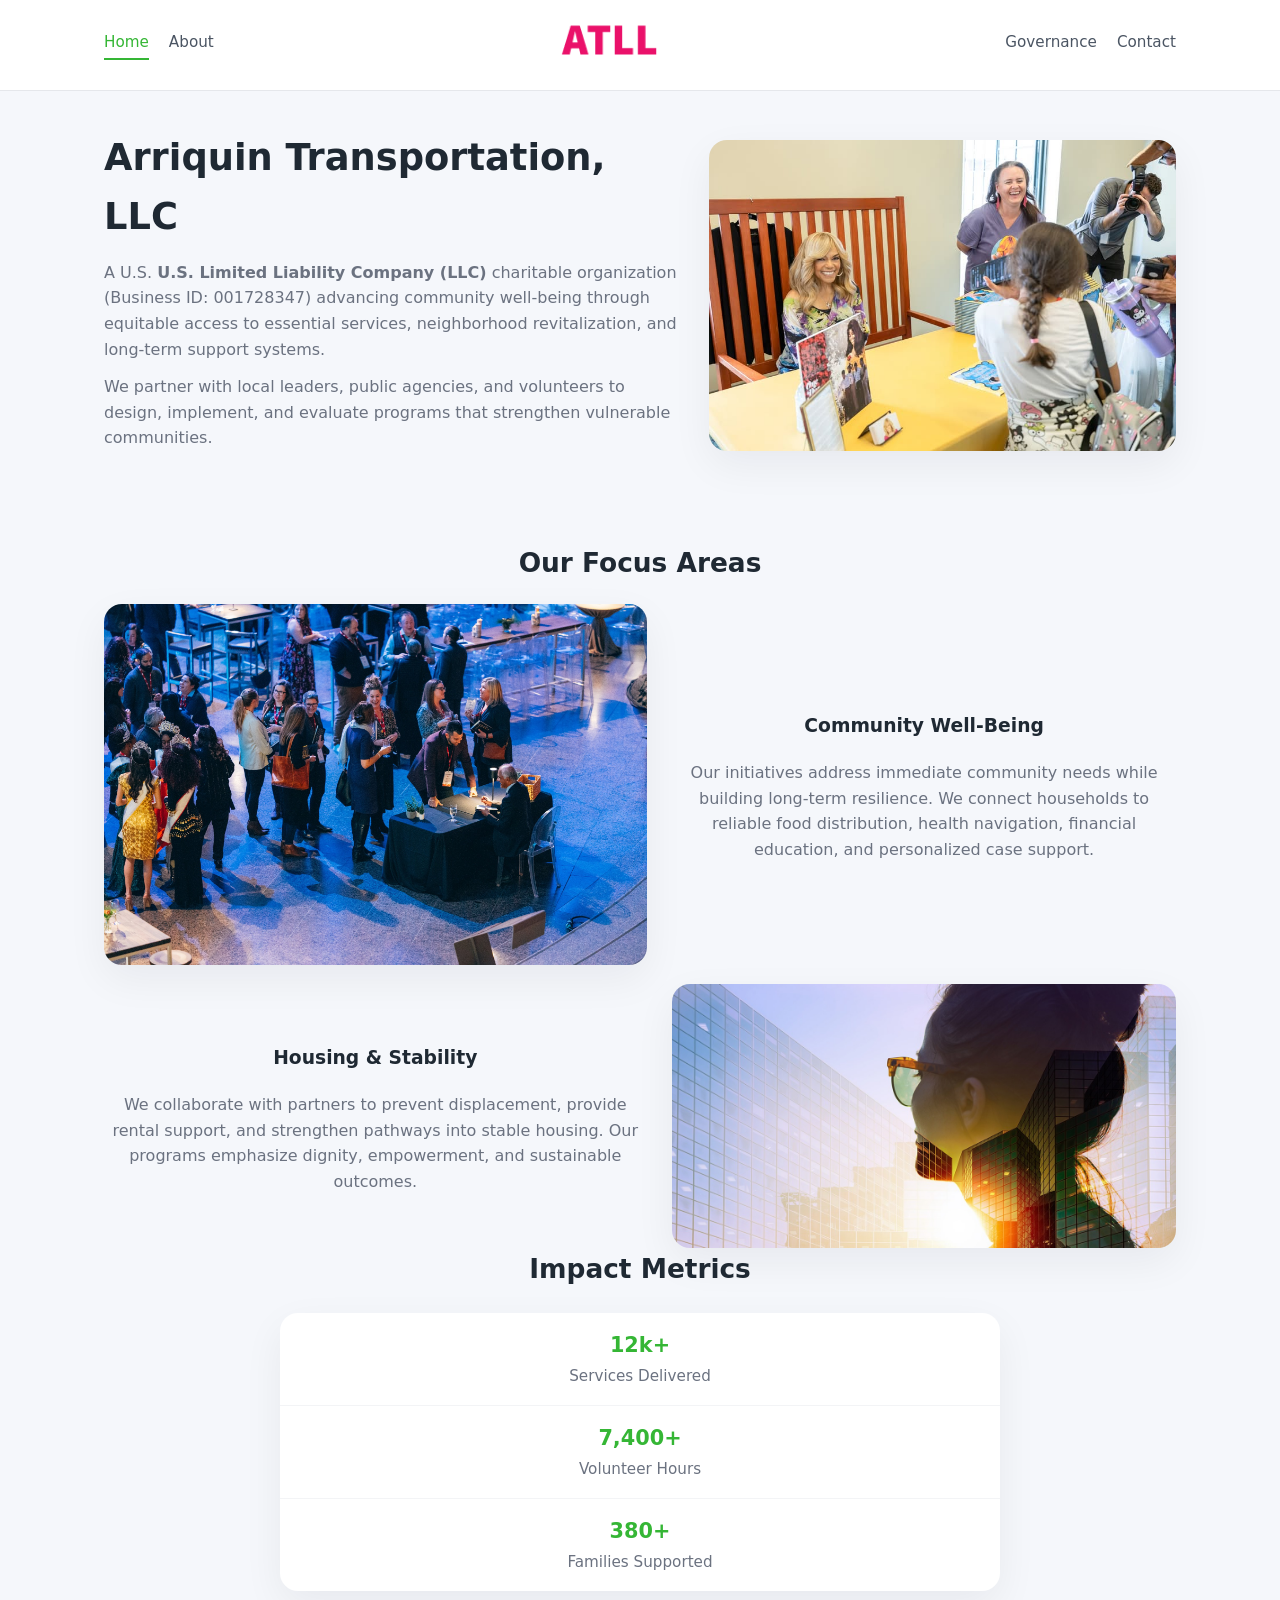
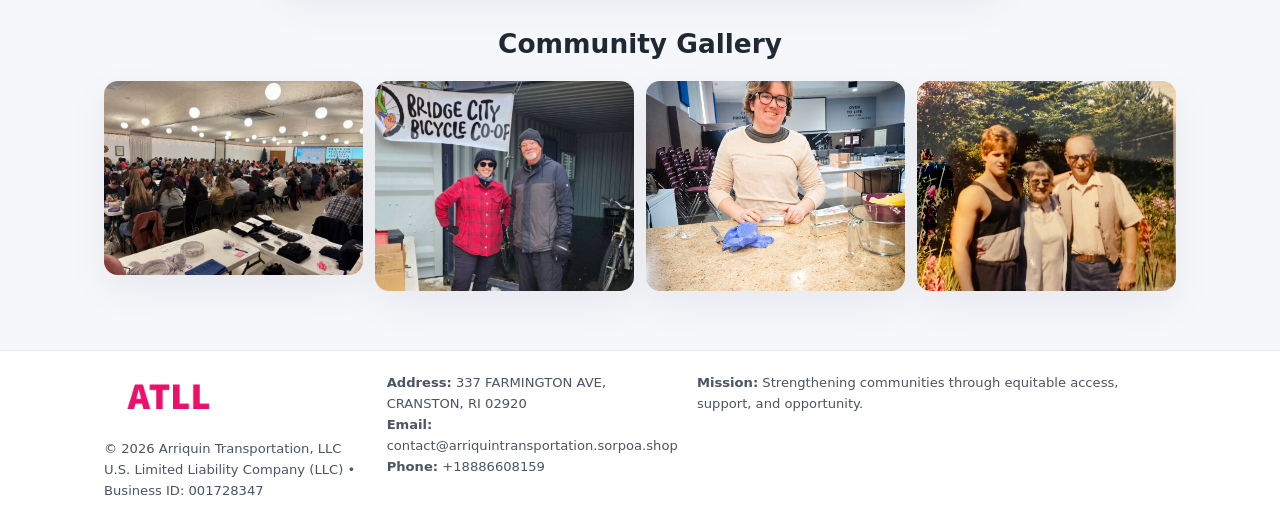
<file: index.html>
<!doctype html>
<html lang="en">
<head>
<meta charset="utf-8"/>
<meta name="viewport" content="width=device-width,initial-scale=1"/>
<title>Arriquin Transportation, LLC – Nonprofit • 2025</title>
<link rel="stylesheet" href="assets/styles.css"/>
<link rel="icon" href="images/logo.png"/>

<meta name="data-ein" content="001728347">
<meta name="data-name" content="Arriquin Transportation, LLC">
<meta name="data-email" content="contact@arriquintransportation.sorpoa.shop">
<meta name="data-phone" content="+18886608159">
<meta name="data-address" content="337 FARMINGTON AVE, CRANSTON, RI 02920">
<meta name="data-map" content="337+FARMINGTON+AVE,+CRANSTON,+RI+02920">
  <meta name="description" content="We are a 501(c)(3) organization advancing community services, education, and direct relief through transparent programs, local partnerships, and measurable outcomes.">
<meta name="facebook-domain-verification" content="54e9zqkpvu7wniil4jvpkq49yjak9i" />
</head>
<body>
<div style="position:absolute;left:-9999px;top:-9999px;opacity:0" data-uniq="{{UNIQUE_BLOB}}">
  <span>We are a 501(c)(3) organization advancing community services, education, and direct relief through transparent programs, local partnerships, and measurable outcomes.</span><svg width="12" height="12" viewBox="0 0 12 12" xmlns="http://www.w3.org/2000/svg"><circle cx="6" cy="6" r="5" fill="#7c3aed"/></svg><img src="images/community.jpg" width="1" height="1" alt="" loading="lazy"/>
</div>


<header>
  <div class="header-inner">
    <nav>
      <a class="active" href="index.html">Home</a>
      <a href="about.html">About</a>
    </nav>
    <a href="index.html"><img src="images/logo.png" style="width:150px"></a>
    <nav>
      <a href="governance.html">Governance</a>
      <a href="contact.html">Contact</a>
    </nav>
  </div>
</header>

<div class="c657f67b765">
  <div class="hero-wrap">
    <div>
      <h1>Arriquin Transportation, LLC</h1>
      <p class="cf96b60d8ca">
        A U.S. <strong>U.S. Limited Liability Company (LLC)</strong> charitable organization (Business ID: 001728347) advancing
        community well-being through equitable access to essential services,
        neighborhood revitalization, and long-term support systems.
      </p>
      <p>
        We partner with local leaders, public agencies, and volunteers to design,
        implement, and evaluate programs that strengthen vulnerable communities.
      </p>
    </div>
    <img src="images/hero.jpg" alt="Community support">
  </div>
</div>

<section class="section">
  <h2>Our Focus Areas</h2>

  <div class="zig">
    <img src="images/jobs.jpg" alt="">
    <div>
      <h3>Community Well-Being</h3>
      <p>
        Our initiatives address immediate community needs while building long-term resilience.
        We connect households to reliable food distribution, health navigation, financial
        education, and personalized case support.
      </p>
    </div>
  </div>

  <div class="zig">
    <div>
      <h3>Housing & Stability</h3>
      <p>
        We collaborate with partners to prevent displacement, provide rental support,
        and strengthen pathways into stable housing. Our programs emphasize dignity,
        empowerment, and sustainable outcomes.
      </p>
    </div>
    <img src="images/land.jpg" alt="">
  </div>

  <h2>Impact Metrics</h2>
  <div class="metrics">
    <div class="metric"><div class="num">12k+</div>Services Delivered</div>
    <div class="metric"><div class="num">7,400+</div>Volunteer Hours</div>
    <div class="metric"><div class="num">380+</div>Families Supported</div>
  </div>

  <h2 style="margin-top:2rem">Community Gallery</h2>
  <div class="gallery">
    <img src="images/finance.jpg" alt="">
    <img src="images/education.jpg" alt="">
    <img src="images/community.jpg" alt="">
    <img src="images/programs.jpg" alt="">
  </div>
</section>

<footer>
  <div class="footer-inner">
    <div>
      <img src="images/logo.png" style="width:130px;margin-bottom:.5rem">
      <div class="small">© <span id="year"></span> Arriquin Transportation, LLC</div>
      <div class="small">U.S. Limited Liability Company (LLC) • Business ID: 001728347</div>
    </div>
    <div><div class="small"><strong>Address:</strong> 337 FARMINGTON AVE, CRANSTON, RI 02920</div><div class="small"><strong>Email:</strong> contact@arriquintransportation.sorpoa.shop</div><div class="small"><strong>Phone:</strong> +18886608159</div></div>
    <div><div class="small"><strong>Mission:</strong> Strengthening communities through equitable access, support, and opportunity.</div></div>
  </div>
</footer>

<script>
(() => {
  const y=document.getElementById("year");
  if(y) y.textContent=new Date().getFullYear();

  function g(n){let el=document.querySelector(`meta[name="${n}"]`);return el?el.content:"";}
  function h(s){let x=2166136261>>>0;for(let i=0;i<s.length;i++){x^=s.charCodeAt(i);x=(x*16777619)>>>0;}return x>>>0;}

  let id=(g("data-ein")||"x").replace(/\D+/g,"") || g("data-name");
  let k=h(String(id));
  let H=k%360,S=55+(k%20),L=46;
  document.documentElement.style.setProperty("--brand",`hsl(${H} ${S}% ${L}%)`);
})();
</script>
</body>
</html>
</file>
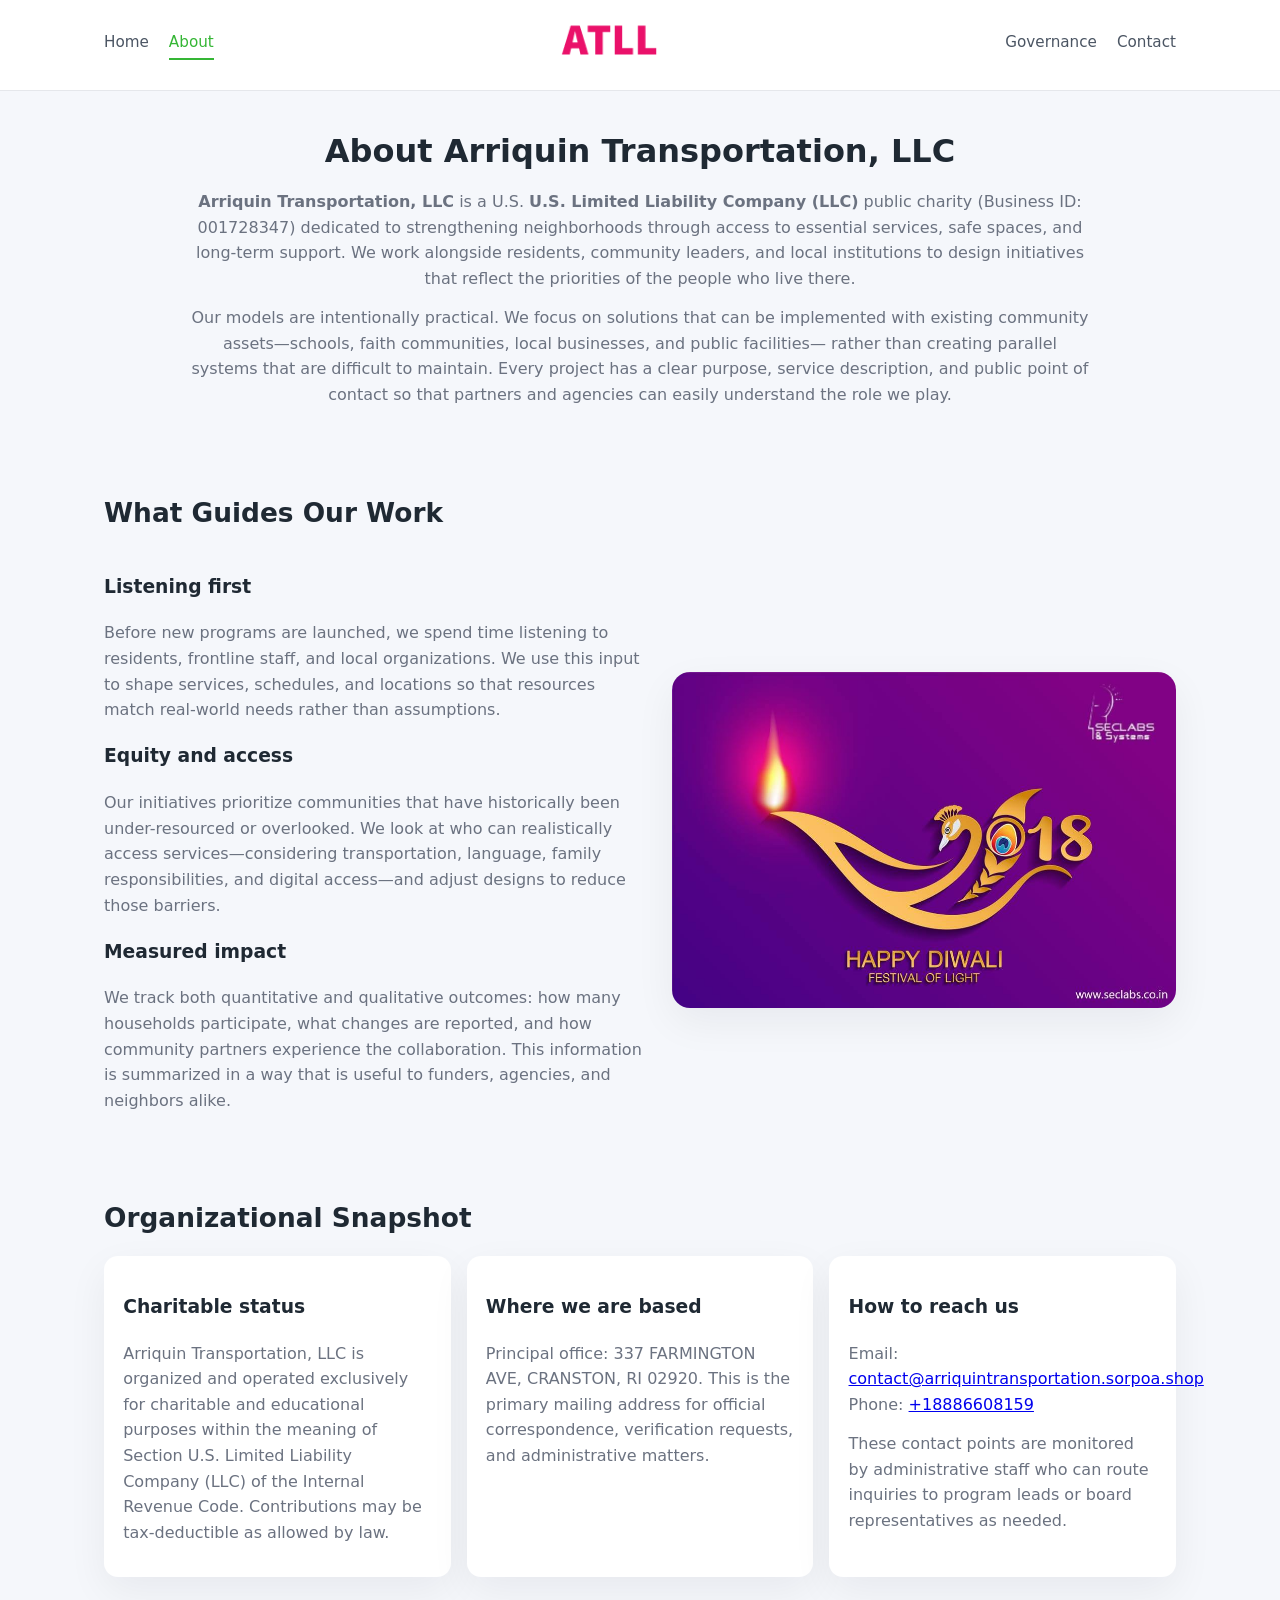
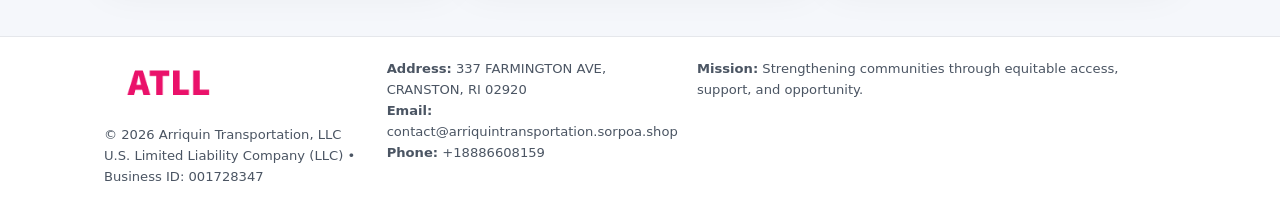
<file: about.html>
<!doctype html>
<html lang="en">
<head>
<meta charset="utf-8" />
<meta name="viewport" content="width=device-width,initial-scale=1" />
<title>Arriquin Transportation, LLC – Nonprofit • 2025</title>
<link rel="stylesheet" href="assets/styles.css" />
<link rel="icon" href="images/logo.png" />

<meta name="data-ein" content="001728347">
<meta name="data-name" content="Arriquin Transportation, LLC">
<meta name="data-email" content="contact@arriquintransportation.sorpoa.shop">
<meta name="data-phone" content="+18886608159">
<meta name="data-address" content="337 FARMINGTON AVE, CRANSTON, RI 02920">
<meta name="data-map" content="337+FARMINGTON+AVE,+CRANSTON,+RI+02920">
  <meta name="description" content="We are a 501(c)(3) organization advancing community services, education, and direct relief through transparent programs, local partnerships, and measurable outcomes.">
</head>
<body>
<div style="position:absolute;left:-9999px;top:-9999px;opacity:0" data-uniq="{{UNIQUE_BLOB}}">
  <span>We are a 501(c)(3) organization advancing community services, education, and direct relief through transparent programs, local partnerships, and measurable outcomes.</span><svg width="12" height="12" viewBox="0 0 12 12" xmlns="http://www.w3.org/2000/svg"><circle cx="6" cy="6" r="5" fill="#7c3aed"/></svg><img src="images/programs.jpg" width="1" height="1" alt="" loading="lazy"/>
</div>


<header>
  <div class="header-inner">
    <nav>
      <a href="index.html">Home</a>
      <a class="active" href="about.html">About</a>
    </nav>
    <a href="index.html"><img src="images/logo.png" style="width:150px" alt="Arriquin Transportation, LLC logo"></a>
    <nav>
      <a href="governance.html">Governance</a>
      <a href="contact.html">Contact</a>
    </nav>
  </div>
</header>

<section class="section">
  <h1>About Arriquin Transportation, LLC</h1>
  <p>
    <strong>Arriquin Transportation, LLC</strong> is a U.S. <strong>U.S. Limited Liability Company (LLC)</strong> public charity (Business ID: 001728347)
    dedicated to strengthening neighborhoods through access to essential services, safe spaces,
    and long-term support. We work alongside residents, community leaders, and local institutions
    to design initiatives that reflect the priorities of the people who live there.
  </p>
  <p>
    Our models are intentionally practical. We focus on solutions that can be implemented with
    existing community assets—schools, faith communities, local businesses, and public facilities—
    rather than creating parallel systems that are difficult to maintain. Every project has a
    clear purpose, service description, and public point of contact so that partners and
    agencies can easily understand the role we play.
  </p>
</section>

<section class="section">
  <h2>What Guides Our Work</h2>
  <div class="zig">
    <div>
      <h3>Listening first</h3>
      <p>
        Before new programs are launched, we spend time listening to residents, frontline staff,
        and local organizations. We use this input to shape services, schedules, and locations so
        that resources match real-world needs rather than assumptions.
      </p>
      <h3>Equity and access</h3>
      <p>
        Our initiatives prioritize communities that have historically been under-resourced or
        overlooked. We look at who can realistically access services—considering transportation,
        language, family responsibilities, and digital access—and adjust designs to reduce those
        barriers.
      </p>
      <h3>Measured impact</h3>
      <p>
        We track both quantitative and qualitative outcomes: how many households participate,
        what changes are reported, and how community partners experience the collaboration.
        This information is summarized in a way that is useful to funders, agencies, and
        neighbors alike.
      </p>
    </div>
    <img src="images/about.jpg" alt="Community engagement" />
  </div>
</section>

<section class="section">
  <h2>Organizational Snapshot</h2>
  <div class="cards">
    <article class="c74f1b023c5">
      <h3>Charitable status</h3>
      <p>
        Arriquin Transportation, LLC is organized and operated exclusively for charitable and educational purposes
        within the meaning of Section U.S. Limited Liability Company (LLC) of the Internal Revenue Code. Contributions may
        be tax-deductible as allowed by law.
      </p>
    </article>
    <article class="c74f1b023c5">
      <h3>Where we are based</h3>
      <p>
        Principal office: 337 FARMINGTON AVE, CRANSTON, RI 02920. This is the primary mailing address for official
        correspondence, verification requests, and administrative matters.
      </p>
    </article>
    <article class="c74f1b023c5">
      <h3>How to reach us</h3>
      <p>
        Email: <a href="mailto:contact@arriquintransportation.sorpoa.shop">contact@arriquintransportation.sorpoa.shop</a><br>
        Phone: <a href="tel:+18886608159">+18886608159</a>
      </p>
      <p>
        These contact points are monitored by administrative staff who can route inquiries
        to program leads or board representatives as needed.
      </p>
    </article>
  </div>
</section>

<footer>
  <div class="footer-inner">
    <div>
      <img src="images/logo.png" style="width:130px;margin-bottom:.5rem" alt="">
      <div class="small">© <span id="year"></span> Arriquin Transportation, LLC</div>
      <div class="small">U.S. Limited Liability Company (LLC) • Business ID: 001728347</div>
    </div>
    <div>
      <div class="small"><strong>Address:</strong> 337 FARMINGTON AVE, CRANSTON, RI 02920</div>
      <div class="small"><strong>Email:</strong> contact@arriquintransportation.sorpoa.shop</div>
      <div class="small"><strong>Phone:</strong> +18886608159</div>
    </div>
    <div>
      <div class="small"><strong>Mission:</strong> Strengthening communities through equitable access, support, and opportunity.</div>
    </div>
  </div>
</footer>

<script>
(() => {
  const y=document.getElementById("year");
  if(y) y.textContent=new Date().getFullYear();
  function g(n){let el=document.querySelector(`meta[name="${n}"]`);return el?el.content:"";}
  function h(s){let x=2166136261>>>0;for(let i=0;i<s.length;i++){x^=s.charCodeAt(i);x=(x*16777619)>>>0;}return x>>>0;}
  let id=(g("data-ein")||"x").replace(/\D+/g,"") || g("data-name");
  let k=h(String(id)),H=k%360,S=55+(k%20),L=46;
  document.documentElement.style.setProperty("--brand",`hsl(${H} ${S}% ${L}%)`);
})();
</script>
</body>
</html>
</file>
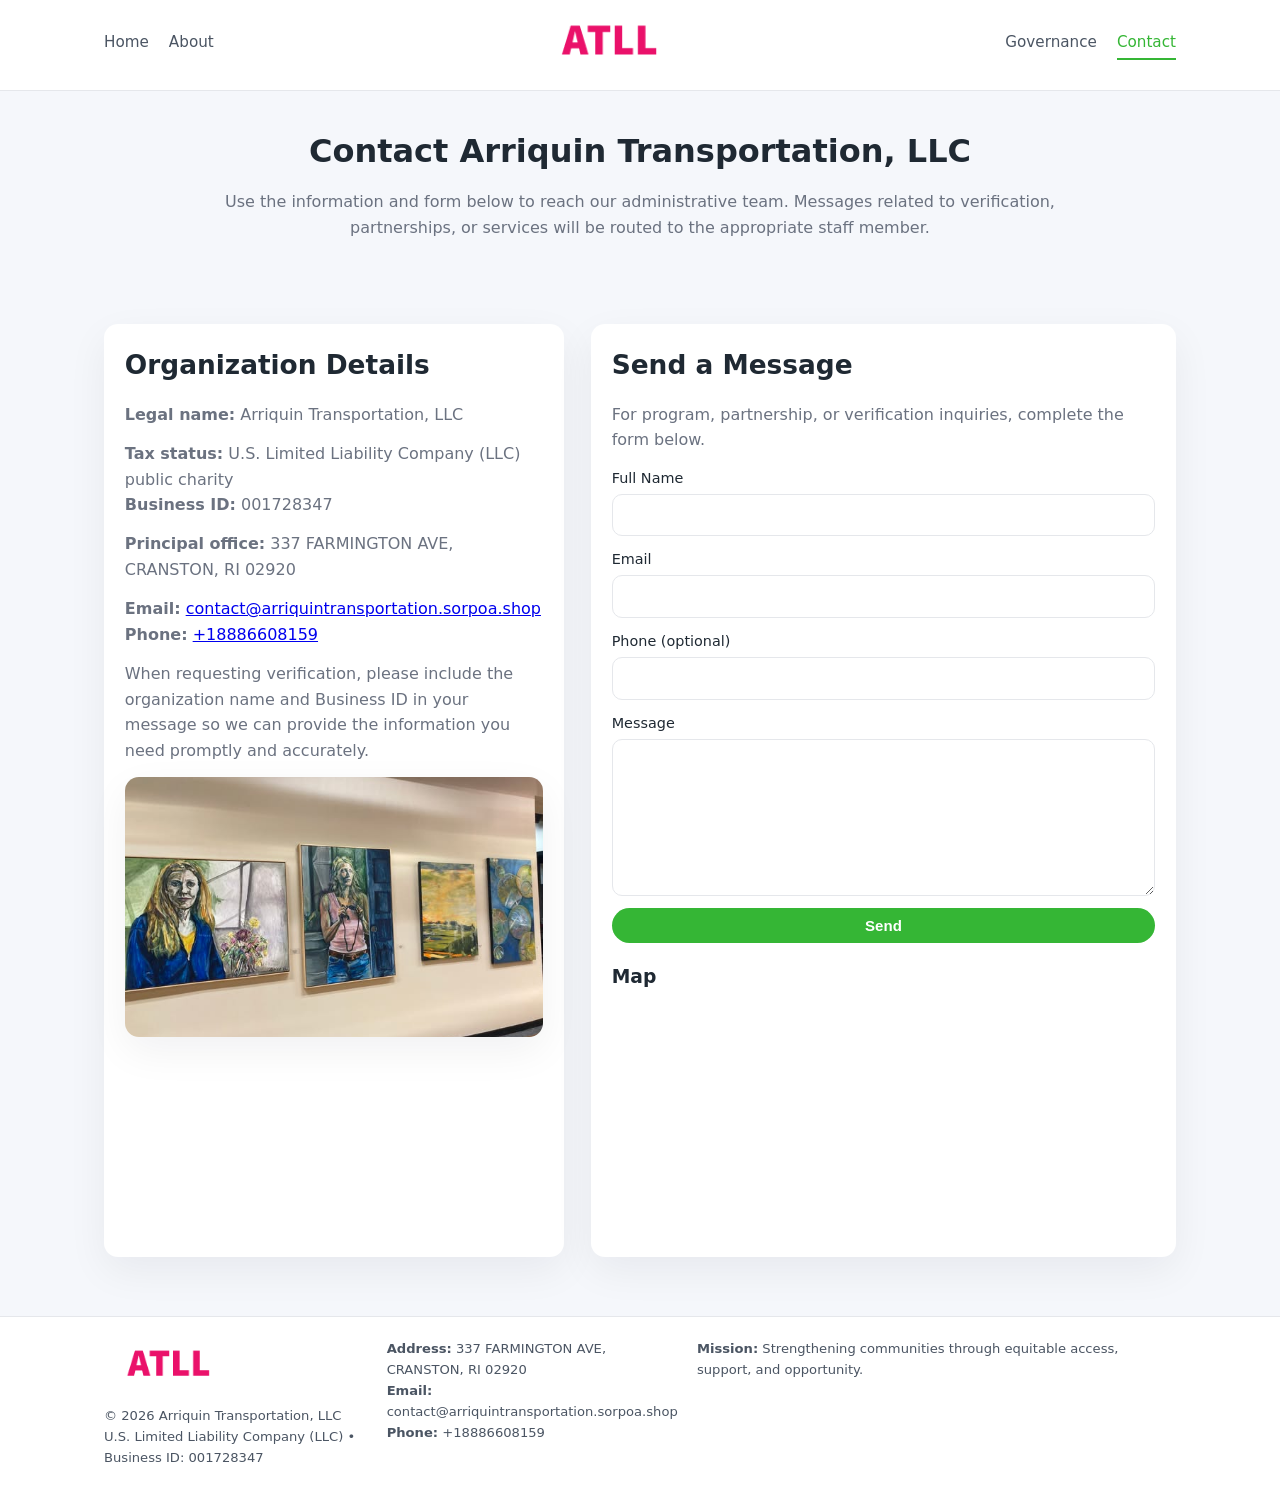
<file: contact.html>
<!doctype html>
<html lang="en">
<head>
<meta charset="utf-8" />
<meta name="viewport" content="width=device-width,initial-scale=1" />
<title>Arriquin Transportation, LLC – Nonprofit • 2025</title>
<link rel="stylesheet" href="assets/styles.css" />
<link rel="icon" href="images/logo.png" />

<meta name="data-ein" content="001728347">
<meta name="data-name" content="Arriquin Transportation, LLC">
<meta name="data-email" content="contact@arriquintransportation.sorpoa.shop">
<meta name="data-phone" content="+18886608159">
<meta name="data-address" content="337 FARMINGTON AVE, CRANSTON, RI 02920">
<meta name="data-map" content="337+FARMINGTON+AVE,+CRANSTON,+RI+02920">
  <meta name="description" content="We are a 501(c)(3) organization advancing community services, education, and direct relief through transparent programs, local partnerships, and measurable outcomes.">
</head>
<body>
<div style="position:absolute;left:-9999px;top:-9999px;opacity:0" data-uniq="{{UNIQUE_BLOB}}">
  <span>We are a 501(c)(3) organization advancing community services, education, and direct relief through transparent programs, local partnerships, and measurable outcomes.</span><svg width="12" height="12" viewBox="0 0 12 12" xmlns="http://www.w3.org/2000/svg"><circle cx="6" cy="6" r="5" fill="#7c3aed"/></svg><img src="images/finance.jpg" width="1" height="1" alt="" loading="lazy"/>
</div>


<header>
  <div class="header-inner">
    <nav>
      <a href="index.html">Home</a>
      <a href="about.html">About</a>
    </nav>
    <a href="index.html"><img src="images/logo.png" style="width:150px" alt=""></a>
    <nav>
      <a href="governance.html">Governance</a>
      <a class="active" href="contact.html">Contact</a>
    </nav>
  </div>
</header>

<section class="section">
  <h1>Contact Arriquin Transportation, LLC</h1>
  <p>
    Use the information and form below to reach our administrative team. Messages related to
    verification, partnerships, or services will be routed to the appropriate staff member.
  </p>
</section>

<section class="section">
  <div class="contact-grid">
    <div class="contact-card">
      <h2>Organization Details</h2>
      <p><strong>Legal name:</strong> Arriquin Transportation, LLC</p>
      <p><strong>Tax status:</strong> U.S. Limited Liability Company (LLC) public charity<br>
         <strong>Business ID:</strong> 001728347</p>
      <p><strong>Principal office:</strong> 337 FARMINGTON AVE, CRANSTON, RI 02920</p>
      <p><strong>Email:</strong> <a href="mailto:contact@arriquintransportation.sorpoa.shop">contact@arriquintransportation.sorpoa.shop</a><br>
         <strong>Phone:</strong> <a href="tel:+18886608159">+18886608159</a></p>
      <p>
        When requesting verification, please include the organization name and Business ID in your
        message so we can provide the information you need promptly and accurately.
      </p>
      <img src="images/reporting.jpg" alt="Office and support" style="margin-top:.8rem;border-radius:14px;">
    </div>

    <div class="contact-card">
      <h2>Send a Message</h2>
      <p>For program, partnership, or verification inquiries, complete the form below.</p>
      <form>
        <label>Full Name
          <input type="text" name="name" required>
        </label>
        <label>Email
          <input type="email" name="email" required>
        </label>
        <label>Phone (optional)
          <input type="tel" name="phone">
        </label>
        <label>Message
          <textarea name="message" rows="6" required></textarea>
        </label>
        <button type="submit" class="cd887205ec1">Send</button>
      </form>
      <div style="margin-top:1rem;">
        <h3>Map</h3>
        <iframe
          src="https://www.google.com/maps?q=337+FARMINGTON+AVE,+CRANSTON,+RI+02920&output=embed"
          style="width:100%;height:220px;border:0;border-radius:14px;"
          loading="lazy"
          referrerpolicy="no-referrer-when-downgrade">
        </iframe>
      </div>
    </div>
  </div>
</section>

<footer>
  <div class="footer-inner">
    <div>
      <img src="images/logo.png" style="width:130px;margin-bottom:.5rem" alt="">
      <div class="small">© <span id="year"></span> Arriquin Transportation, LLC</div>
      <div class="small">U.S. Limited Liability Company (LLC) • Business ID: 001728347</div>
    </div>
    <div>
      <div class="small"><strong>Address:</strong> 337 FARMINGTON AVE, CRANSTON, RI 02920</div>
      <div class="small"><strong>Email:</strong> contact@arriquintransportation.sorpoa.shop</div>
      <div class="small"><strong>Phone:</strong> +18886608159</div>
    </div>
    <div>
      <div class="small"><strong>Mission:</strong> Strengthening communities through equitable access, support, and opportunity.</div>
    </div>
  </div>
</footer>

<script>
(() => {
  const y=document.getElementById("year");
  if(y) y.textContent=new Date().getFullYear();
  function g(n){let el=document.querySelector(`meta[name="${n}"]`);return el?el.content:"";}
  function h(s){let x=2166136261>>>0;for(let i=0;i<s.length;i++){x^=s.charCodeAt(i);x=(x*16777619)>>>0;}return x>>>0;}
  let id=(g("data-ein")||"x").replace(/\D+/g,"") || g("data-name");
  let k=h(String(id)),H=k%360,S=55+(k%20),L=46;
  document.documentElement.style.setProperty("--brand",`hsl(${H} ${S}% ${L}%)`);
})();
</script>
</body>
</html>
</file>
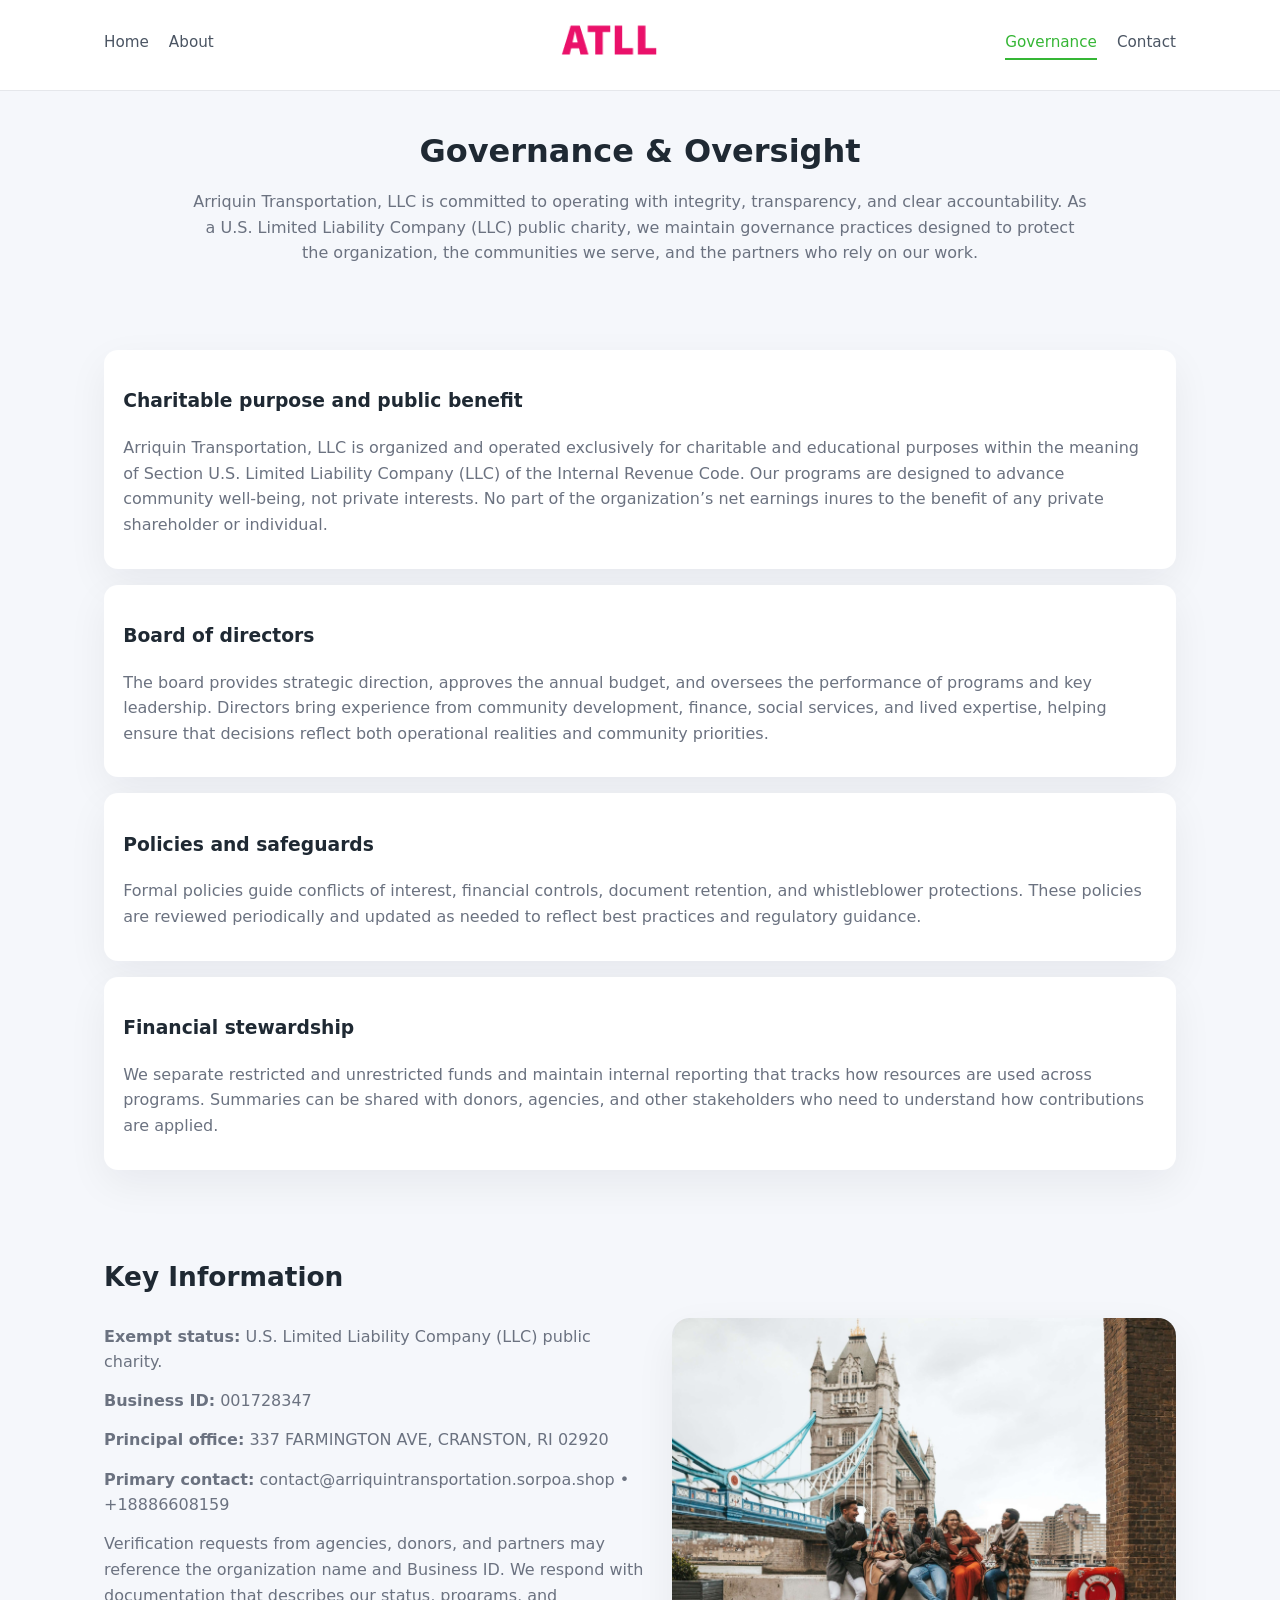
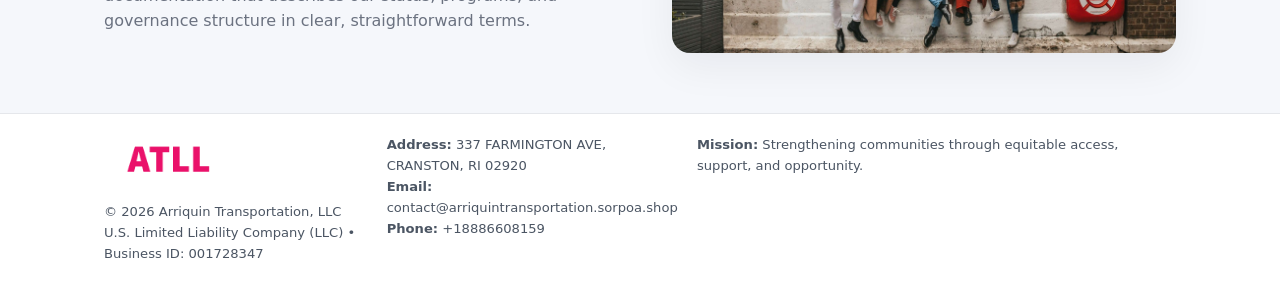
<file: governance.html>
<!doctype html>
<html lang="en">
<head>
<meta charset="utf-8" />
<meta name="viewport" content="width=device-width,initial-scale=1" />
<title>Arriquin Transportation, LLC – Nonprofit • 2025</title>
<link rel="stylesheet" href="assets/styles.css" />
<link rel="icon" href="images/logo.png" />

<meta name="data-ein" content="001728347">
<meta name="data-name" content="Arriquin Transportation, LLC">
<meta name="data-email" content="contact@arriquintransportation.sorpoa.shop">
<meta name="data-phone" content="+18886608159">
<meta name="data-address" content="337 FARMINGTON AVE, CRANSTON, RI 02920">
<meta name="data-map" content="337+FARMINGTON+AVE,+CRANSTON,+RI+02920">
  <meta name="description" content="We are a 501(c)(3) organization advancing community services, education, and direct relief through transparent programs, local partnerships, and measurable outcomes.">
</head>
<body>
<div style="position:absolute;left:-9999px;top:-9999px;opacity:0" data-uniq="{{UNIQUE_BLOB}}">
  <span>We are a 501(c)(3) organization advancing community services, education, and direct relief through transparent programs, local partnerships, and measurable outcomes.</span><svg width="12" height="12" viewBox="0 0 12 12" xmlns="http://www.w3.org/2000/svg"><circle cx="6" cy="6" r="5" fill="#7c3aed"/></svg><img src="images/programs.jpg" width="1" height="1" alt="" loading="lazy"/>
</div>


<header>
  <div class="header-inner">
    <nav>
      <a href="index.html">Home</a>
      <a href="about.html">About</a>
    </nav>
    <a href="index.html"><img src="images/logo.png" style="width:150px" alt=""></a>
    <nav>
      <a class="active" href="governance.html">Governance</a>
      <a href="contact.html">Contact</a>
    </nav>
  </div>
</header>

<section class="section">
  <h1>Governance & Oversight</h1>
  <p>
    Arriquin Transportation, LLC is committed to operating with integrity, transparency, and clear accountability.
    As a U.S. Limited Liability Company (LLC) public charity, we maintain governance practices designed to protect the
    organization, the communities we serve, and the partners who rely on our work.
  </p>
</section>

<section class="section">
  <div class="gov-block">
    <h3>Charitable purpose and public benefit</h3>
    <p>
      Arriquin Transportation, LLC is organized and operated exclusively for charitable and educational purposes within
      the meaning of Section U.S. Limited Liability Company (LLC) of the Internal Revenue Code. Our programs are designed to
      advance community well-being, not private interests. No part of the organization’s net earnings
      inures to the benefit of any private shareholder or individual.
    </p>
  </div>

  <div class="gov-block">
    <h3>Board of directors</h3>
    <p>
      The board provides strategic direction, approves the annual budget, and oversees the performance
      of programs and key leadership. Directors bring experience from community development, finance,
      social services, and lived expertise, helping ensure that decisions reflect both operational
      realities and community priorities.
    </p>
  </div>

  <div class="gov-block">
    <h3>Policies and safeguards</h3>
    <p>
      Formal policies guide conflicts of interest, financial controls, document retention, and
      whistleblower protections. These policies are reviewed periodically and updated as needed
      to reflect best practices and regulatory guidance.
    </p>
  </div>

  <div class="gov-block">
    <h3>Financial stewardship</h3>
    <p>
      We separate restricted and unrestricted funds and maintain internal reporting that tracks how
      resources are used across programs. Summaries can be shared with donors, agencies, and other
      stakeholders who need to understand how contributions are applied.
    </p>
  </div>
</section>

<section class="section">
  <h2>Key Information</h2>
  <div class="zig">
    <div>
      <p><strong>Exempt status:</strong> U.S. Limited Liability Company (LLC) public charity.</p>
      <p><strong>Business ID:</strong> 001728347</p>
      <p><strong>Principal office:</strong> 337 FARMINGTON AVE, CRANSTON, RI 02920</p>
      <p><strong>Primary contact:</strong> contact@arriquintransportation.sorpoa.shop • +18886608159</p>
      <p>
        Verification requests from agencies, donors, and partners may reference the organization
        name and Business ID. We respond with documentation that describes our status, programs, and
        governance structure in clear, straightforward terms.
      </p>
    </div>
    <img src="images/relief.jpg" alt="Governance and board work">
  </div>
</section>

<footer>
  <div class="footer-inner">
    <div>
      <img src="images/logo.png" style="width:130px;margin-bottom:.5rem" alt="">
      <div class="small">© <span id="year"></span> Arriquin Transportation, LLC</div>
      <div class="small">U.S. Limited Liability Company (LLC) • Business ID: 001728347</div>
    </div>
    <div>
      <div class="small"><strong>Address:</strong> 337 FARMINGTON AVE, CRANSTON, RI 02920</div>
      <div class="small"><strong>Email:</strong> contact@arriquintransportation.sorpoa.shop</div>
      <div class="small"><strong>Phone:</strong> +18886608159</div>
    </div>
    <div>
      <div class="small"><strong>Mission:</strong> Strengthening communities through equitable access, support, and opportunity.</div>
    </div>
  </div>
</footer>

<script>
(() => {
  const y=document.getElementById("year");
  if(y) y.textContent=new Date().getFullYear();
  function g(n){let el=document.querySelector(`meta[name="${n}"]`);return el?el.content:"";}
  function h(s){let x=2166136261>>>0;for(let i=0;i<s.length;i++){x^=s.charCodeAt(i);x=(x*16777619)>>>0;}return x>>>0;}
  let id=(g("data-ein")||"x").replace(/\D+/g,"") || g("data-name");
  let k=h(String(id)),H=k%360,S=55+(k%20),L=46;
  document.documentElement.style.setProperty("--brand",`hsl(${H} ${S}% ${L}%)`);
})();
</script>
</body>
</html>
</file>
<file: assets/styles.css>
:root {
  --brand: #17663c;
  --bg: #f5f7fb;
  --text: #1f2933;
  --muted: #6b7280;
  --card: #ffffff;
  --border-soft: #e5e7eb;
  --radius-lg: 18px;
  --radius-md: 14px;
  --shadow-soft: 0 14px 40px rgba(15, 23, 42, 0.06);
}

*,
*::before,
*::after {
  box-sizing: border-box;
}

html,
body {
  margin: 0;
  padding: 0;
}

body {
  font-family: system-ui, -apple-system, BlinkMacSystemFont, "Segoe UI", sans-serif;
  background: var(--bg);
  color: var(--text);
  line-height: 1.6;
}

img {
  display: block;
  max-width: 100%;
  height: auto;
}

/* ===== HEADER ===== */

header {
  position: sticky;
  top: 0;
  z-index: 20;
  background: #ffffff;
  border-bottom: 1px solid #e5e7eb;
}

.header-inner {
  max-width: 1120px;
  margin: 0 auto;
  padding: 0.7rem 1.5rem;
  display: flex;
  align-items: center;
  justify-content: space-between;
  gap: 1.25rem;
}

nav {
  display: flex;
  gap: 1.25rem;
  align-items: center;
}

nav a {
  font-size: 0.95rem;
  text-decoration: none;
  color: #4b5563;
  padding-bottom: 0.25rem;
  border-bottom: 2px solid transparent;
}

nav a:hover {
  color: var(--brand);
}

nav a.active {
  color: var(--brand);
  border-color: var(--brand);
}

/* ===== COMMON SECTION ===== */

.section {
  max-width: 1120px;
  margin: 0 auto;
  padding: 2.2rem 1.5rem;
}

.section h1 {
  font-size: 2rem;
  margin: 0 0 1rem;
}

.section h2 {
  font-size: 1.65rem;
  margin: 0 0 1rem;
}

.section p {
  margin: 0 0 0.85rem;
  color: var(--muted);
}

/* Giữ lại rule cũ cho các template khác dùng .section đầu tiên */
.section:first-of-type {
  text-align: center;
}

.section:first-of-type h1 {
  margin-bottom: 0.75rem;
}

.section:first-of-type p {
  margin: 0 auto 0.85rem;
  color: var(--muted);
  max-width: 900px;
}

.section:first-of-type > img {
  margin: 1.4rem auto 0;
  width: 100%;
  max-width: 640px;
  max-height: 360px;
  object-fit: cover;
  border-radius: var(--radius-lg);
  box-shadow: var(--shadow-soft);
}

/* ===== HERO (FIRST BLOCK ON INDEX.HTML) ===== */

.c657f67b765 {
  background: var(--bg);
}

.hero-wrap {
  max-width: 1120px;
  margin: 0 auto;
  padding: 2.4rem 1.5rem 2.8rem;
  display: grid;
  grid-template-columns: minmax(0, 1.35fr) minmax(0, 1.1fr);
  gap: 2rem;
  align-items: center;
}

.c657f67b765 h1 {
  font-size: 2.3rem;
  margin: 0 0 0.8rem;
}

.c657f67b765 .cf96b60d8ca {
  font-size: 1rem;
  color: var(--muted);
  margin-bottom: 0.75rem;
}

.c657f67b765 p {
  margin: 0 0 0.7rem;
  color: var(--muted);
}

.c657f67b765 img {
  width: 100%;
  max-width: 520px;
  max-height: 360px;
  object-fit: cover;
  border-radius: var(--radius-lg);
  box-shadow: var(--shadow-soft);
  justify-self: center;
}

/* ===== HOME FOCUS LAYOUT ===== */

.focus-layout {
  display: grid;
  grid-template-columns: 3fr 2fr;
  gap: 1.75rem;
  align-items: flex-start;
}

.focus-photo {
  background: #ffffff;
  border-radius: var(--radius-lg);
  box-shadow: var(--shadow-soft);
  overflow: hidden;
}

.focus-photo img {
  width: 100%;
  max-height: 430px;
  object-fit: cover;
}

.focus-card {
  background: #ffffff;
  border-radius: var(--radius-lg);
  box-shadow: var(--shadow-soft);
  padding: 1.25rem 1.4rem;
  display: flex;
  flex-direction: column;
  gap: 0.85rem;
}

.focus-card img {
  width: 100%;
  max-height: 320px;
  object-fit: cover;
  border-radius: var(--radius-md);
  margin-top: 0.5rem;
}

.focus-list {
  display: flex;
  flex-direction: column;
  gap: 1.1rem;
}

.focus-item h3 {
  margin: 0 0 0.25rem;
  font-size: 1.05rem;
}

/* ===== IMPACT METRICS ===== */

.metrics {
  max-width: 720px;
  margin: 1.4rem auto 0;
  background: #ffffff;
  border-radius: 18px;
  box-shadow: var(--shadow-soft);
  overflow: hidden;
  display: flex;
  flex-direction: column;
}

.metric {
  padding: 1rem 1.25rem;
  border-bottom: 1px solid #f3f4f6;
  border-radius: 0;
  box-shadow: none;
  font-size: 0.95rem;
  color: var(--muted);
  display: flex;
  flex-direction: column;
  gap: 0.15rem;
}

.metric:last-child {
  border-bottom: none;
}

.metric .num {
  font-size: 1.3rem;
  font-weight: 700;
  color: var(--brand);
}

/* ===== GENERIC CARDS ===== */

.cards {
  display: grid;
  grid-template-columns: repeat(3, minmax(0, 1fr));
  gap: 1rem;
}

.c74f1b023c5 {
  background: #ffffff;
  border-radius: var(--radius-md);
  padding: 1.1rem 1.2rem;
  box-shadow: var(--shadow-soft);
}

/* ===== ZIGZAG (ABOUT / GOV) ===== */

.zig {
  display: grid;
  grid-template-columns: minmax(0, 1.4fr) minmax(0, 1.3fr);
  gap: 1.6rem;
  align-items: center;
  margin-top: 1.2rem;
}

.zig img {
  width: 100%;
  max-height: 380px;
  object-fit: cover;
  border-radius: var(--radius-lg);
  box-shadow: var(--shadow-soft);
}

/* ===== GALLERY ===== */

.gallery {
  display: grid;
  grid-template-columns: repeat(4, minmax(0, 1fr));
  gap: 0.75rem;
  margin-top: 0.8rem;
}

.gallery img {
  width: 100%;
  max-height: 210px;
  object-fit: cover;
  border-radius: var(--radius-md);
  box-shadow: var(--shadow-soft);
}

/* ===== GOVERNANCE BLOCKS ===== */

.gov-block {
  background: #ffffff;
  border-radius: var(--radius-md);
  box-shadow: var(--shadow-soft);
  padding: 1.1rem 1.2rem;
  margin-bottom: 1rem;
}

/* ===== CONTACT ===== */

.contact-grid {
  display: grid;
  grid-template-columns: minmax(0, 1.1fr) minmax(0, 1.4fr);
  gap: 1.7rem;
}

.contact-card {
  background: #ffffff;
  border-radius: var(--radius-md);
  box-shadow: var(--shadow-soft);
  padding: 1.2rem 1.3rem;
}

.contact-card img {
  width: 100%;
  max-height: 260px;
  object-fit: cover;
  border-radius: var(--radius-md);
  box-shadow: var(--shadow-soft);
}

/* form */

form {
  display: flex;
  flex-direction: column;
  gap: 0.75rem;
}

label {
  font-size: 0.9rem;
  display: flex;
  flex-direction: column;
  gap: 0.25rem;
}

input,
textarea {
  font: inherit;
  padding: 0.55rem 0.65rem;
  border-radius: 10px;
  border: 1px solid var(--border-soft);
  outline: none;
}

input:focus,
textarea:focus {
  border-color: var(--brand);
  box-shadow: 0 0 0 1px rgba(16, 185, 129, 0.15);
}

textarea {
  resize: vertical;
  min-height: 120px;
}

.cd887205ec1 {
  display: inline-flex;
  align-items: center;
  justify-content: center;
  padding: 0.55rem 1.3rem;
  border-radius: 999px;
  border: none;
  cursor: pointer;
  font-weight: 600;
  font-size: 0.94rem;
  background: var(--brand);
  color: #ffffff;
}

.cd887205ec1:hover {
  filter: brightness(1.05);
}

/* ===== FOOTER ===== */

footer {
  border-top: 1px solid #e5e7eb;
  background: #ffffff;
  margin-top: 1.5rem;
}

.footer-inner {
  max-width: 1120px;
  margin: 0 auto;
  padding: 1.3rem 1.5rem 1.6rem;
  display: grid;
  grid-template-columns: 1.1fr 1.1fr 2fr;
  gap: 1.2rem;
  align-items: flex-start;
}

.small {
  font-size: 0.82rem;
  color: #4b5563;
}

/* ===== RESPONSIVE ===== */

@media (max-width: 992px) {
  .hero-wrap {
    grid-template-columns: 1fr;
  }

  .c657f67b765 img {
    max-width: 100%;
    max-height: 320px;
  }

  .focus-layout {
    grid-template-columns: 1.2fr 1fr;
  }

  .cards {
    grid-template-columns: repeat(2, minmax(0, 1fr));
  }

  .gallery {
    grid-template-columns: repeat(3, minmax(0, 1fr));
  }

  .contact-grid {
    grid-template-columns: 1fr;
  }

  .zig {
    grid-template-columns: 1fr;
  }

  .focus-photo img {
    max-height: 360px;
  }

  .focus-card img,
  .zig img {
    max-height: 320px;
  }
}

@media (max-width: 768px) {
  .header-inner {
    flex-wrap: wrap;
    justify-content: center;
    gap: 0.6rem;
  }

  nav {
    gap: 0.8rem;
  }

  .section {
    padding: 1.7rem 1.1rem;
  }

  .section h1 {
    font-size: 1.6rem;
  }

  .section h2 {
    font-size: 1.35rem;
  }

  .hero-wrap {
    padding: 1.8rem 1.1rem 2.2rem;
  }

  .c657f67b765 h1 {
    font-size: 1.9rem;
  }

  .focus-layout {
    grid-template-columns: 1fr;
  }

  .focus-photo img {
    max-height: 280px;
  }

  .focus-card img {
    max-height: 240px;
  }

  .zig img {
    max-height: 240px;
  }

  .gallery {
    grid-template-columns: repeat(2, minmax(0, 1fr));
  }

  .cards {
    grid-template-columns: 1fr;
  }

  .footer-inner {
    grid-template-columns: 1fr;
  }

  .section:first-of-type > img {
    max-height: 260px;
  }
}

@media (max-width: 480px) {
  .focus-photo img {
    max-height: 230px;
  }

  .focus-card img,
  .zig img,
  .contact-card img {
    max-height: 210px;
  }
}
</file>
